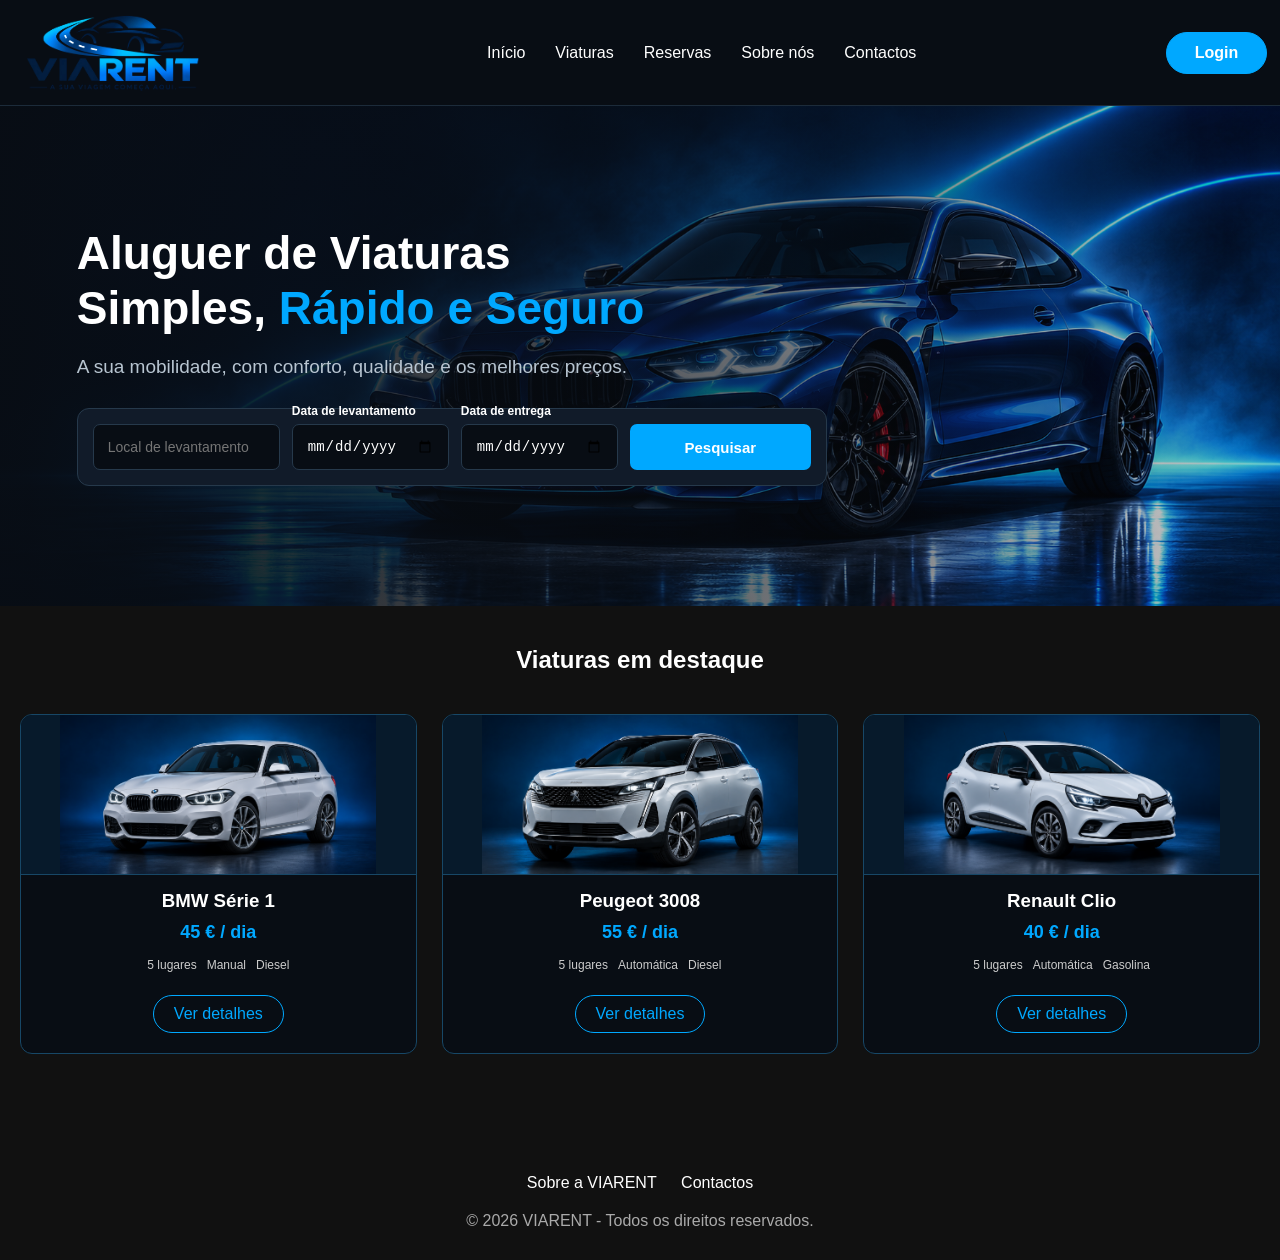
<file: index.html>
<!DOCTYPE html>
<html lang="pt">

<head>
    <meta charset="UTF-8">
    <meta name="viewport" content="width=device-width, initial-scale=1.0">

    <title>VIARENT - Aluguer de Automóveis</title>

    <link rel="stylesheet" href="css/style.css">
</head>

<body>

    <!-- CABEÇALHO -->
<header class="cabecalho">

    <div class="logo">
        <a href="index.html">
            <img src="Imagens/logotipo.png" alt="Logótipo VIARENT">
        </a>
    </div>

    <div class="acoes-menu">
        <button class="botao-menu" id="botaoMenu">☰</button>
        <a href="login.html" class="botao-entrar">Login</a>
    </div>

    <nav id="menuNavegacao">
        <a href="index.html">Início</a>
        <a href="viaturas.html">Viaturas</a>
        <a href="reservas.html">Reservas</a>
        <a href="sobre.html">Sobre nós</a>
        <a href="contactos.html">Contactos</a>
    </nav>

</header>



    <!-- CONTEÚDO PRINCIPAL -->
    <main>

        <!-- APRESENTAÇÃO -->
       
<section class="inicio">

    <div class="conteudo-inicio">

        <h2>
            Aluguer de Viaturas
            <br>
            Simples, <span>Rápido e Seguro</span>
        </h2>

        <p>
            A sua mobilidade, com conforto,
            qualidade e os melhores preços.
        </p>

       

<form class="pesquisa-viaturas" id="formPesquisa">

    <input
        type="text"
        id="localLevantamento"
        placeholder="Local de levantamento"
        required
    >

    <div class="campo-pesquisa">
        <label for="dataLevantamento">
            Data de levantamento
        </label>

        <input
            type="date"
            id="dataLevantamento"
            required
        >
    </div>

    <div class="campo-pesquisa">
        <label for="dataDevolucao">
            Data de entrega
        </label>

        <input
            type="date"
            id="dataDevolucao"
            required
        >
    </div>

    <button type="submit">Pesquisar</button>

</form>



    </div>

     <!-- IMAGEM PRINCIPAL DO AUTOMÓVEL -->

    <div class="imagem-principal">

        <img src="./Imagens/viaturas/carro-principal.jpg"
             alt="Automóvel azul VIARENT">

    </div>

</section>



        <!-- VIATURAS EM DESTAQUE -->
        
<section class="destaques">

    <h2>Viaturas em destaque</h2>

    <div class="lista-viaturas">

        
      <div class="cartao">

      <div class="imagem-viatura">
        <img src="./Imagens/viaturas/bmw-serie1.jpg"
             alt="BMW Série 1">
      </div>

      <h3>BMW Série 1</h3>

      <p>45 € / dia</p>

      <div class="caracteristicas">
        <span>5 lugares</span>
        <span>Manual</span>
        <span>Diesel</span>
      </div>

      <a href="viaturas.html">Ver detalhes</a>

    </div>


        <div class="cartao">
        <div class="imagem-viatura">
               <img src="./Imagens/viaturas/peugeot-3008.jpg" alt="Peugeot 3008">
        </div>

            <h3>Peugeot 3008</h3>
            <p>55 € / dia</p>
           
        
        <div class="caracteristicas">
              <span>5 lugares</span>
              <span>Automática</span>
              <span>Diesel</span>
        </div>
         <a href="viaturas.html">Ver detalhes</a>

    </div>

        <div class="cartao">
           <div class="imagem-viatura">
              <img src="./Imagens/viaturas/renault-clio.jpg" alt="Renault Clio">
           </div>

            <h3>Renault Clio</h3>
            <p>40 € / dia</p>
            
          <div class="caracteristicas">
            <span>5 lugares</span>
            <span>Automática</span>
            <span>Gasolina</span>
          </div>
            <a href="viaturas.html">Ver detalhes</a>
        

    </div>

</section>


    </main>


    <!-- RODAPÉ -->
    <footer>

        <a href="sobre.html">Sobre a VIARENT</a>

        <a href="contactos.html">Contactos</a>

        <p>© 2026 VIARENT - Todos os direitos reservados.</p>

    </footer>

        <script src="javascript/script.js"></script>


</body>

</html>
</file>
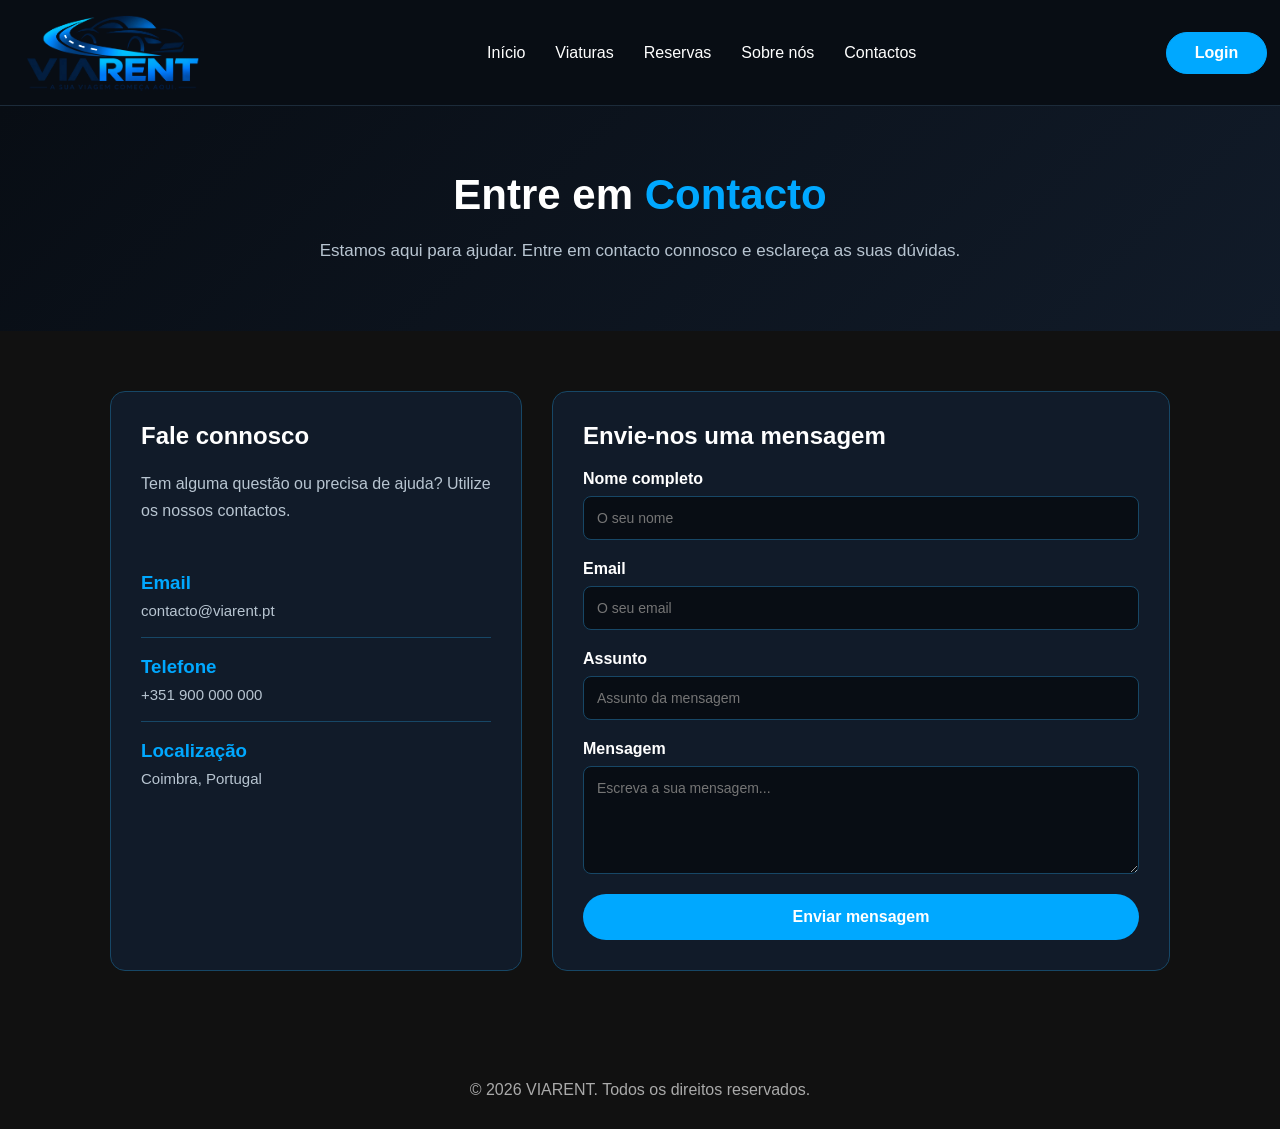
<file: contactos.html>
<!DOCTYPE html>
<html lang="pt">

<head>
    <meta charset="UTF-8">
    <meta name="viewport" content="width=device-width, initial-scale=1.0">
    <title>Contactos | VIARENT</title>
    <link rel="stylesheet" href="css/style.css">
</head>

<body>

   <!-- CABEÇALHO -->
<header class="cabecalho">

    <div class="logo">
        <a href="index.html">
            <img src="Imagens/logotipo.png" alt="Logótipo VIARENT">
        </a>
    </div>

    <div class="acoes-menu">
        <button class="botao-menu" id="botaoMenu">☰</button>
        <a href="login.html" class="botao-entrar">Login</a>
    </div>

    <nav id="menuNavegacao">
        <a href="index.html">Início</a>
        <a href="viaturas.html">Viaturas</a>
        <a href="reservas.html">Reservas</a>
        <a href="sobre.html">Sobre nós</a>
        <a href="contactos.html">Contactos</a>
    </nav>

</header>


    <!-- CONTEÚDO PRINCIPAL -->
    <main>

        <!-- APRESENTAÇÃO -->
        <section class="contactos-hero">

            <h1>Entre em <span>Contacto</span></h1>

            <p>
                Estamos aqui para ajudar.
                Entre em contacto connosco e esclareça as suas dúvidas.
            </p>

        </section>


        <!-- INFORMAÇÕES E FORMULÁRIO -->
        <section class="contactos-container">

            <!-- INFORMAÇÕES -->
            <div class="informacoes-contacto">

                <h2>Fale connosco</h2>

                <p>
                    Tem alguma questão ou precisa de ajuda?
                    Utilize os nossos contactos.
                </p>

                <div class="contacto-item">
                    <h3>Email</h3>
                    <p>contacto@viarent.pt</p>
                </div>

                <div class="contacto-item">
                    <h3>Telefone</h3>
                    <p>+351 900 000 000</p>
                </div>

                <div class="contacto-item">
                    <h3>Localização</h3>
                    <p>Coimbra, Portugal</p>
                </div>

            </div>


            <!-- FORMULÁRIO -->
            <div class="formulario-contacto">

                <h2>Envie-nos uma mensagem</h2>

                <form id="formContacto">

                    <div class="grupo-campo">
                        <label for="nomeContacto">Nome completo</label>
                        <input type="text" id="nomeContacto"
                               placeholder="O seu nome" required>
                    </div>

                    <div class="grupo-campo">
                        <label for="emailContacto">Email</label>
                        <input type="email" id="emailContacto"
                               placeholder="O seu email" required>
                    </div>

                    <div class="grupo-campo">
                        <label for="assuntoContacto">Assunto</label>
                        <input type="text" id="assuntoContacto"
                               placeholder="Assunto da mensagem" required>
                    </div>

                    <div class="grupo-campo">
                        <label for="mensagemContacto">Mensagem</label>
                        <textarea id="mensagemContacto"
                                  placeholder="Escreva a sua mensagem..."
                                  rows="5" required></textarea>
                    </div>

                    <button type="submit">Enviar mensagem</button>

                </form>

            </div>

        </section>

    </main>


    <!-- RODAPÉ -->
    <footer>

        <p>© 2026 VIARENT. Todos os direitos reservados.</p>

    </footer>

    <script src="javascript/script.js"></script>

</body>
</html>
</file>
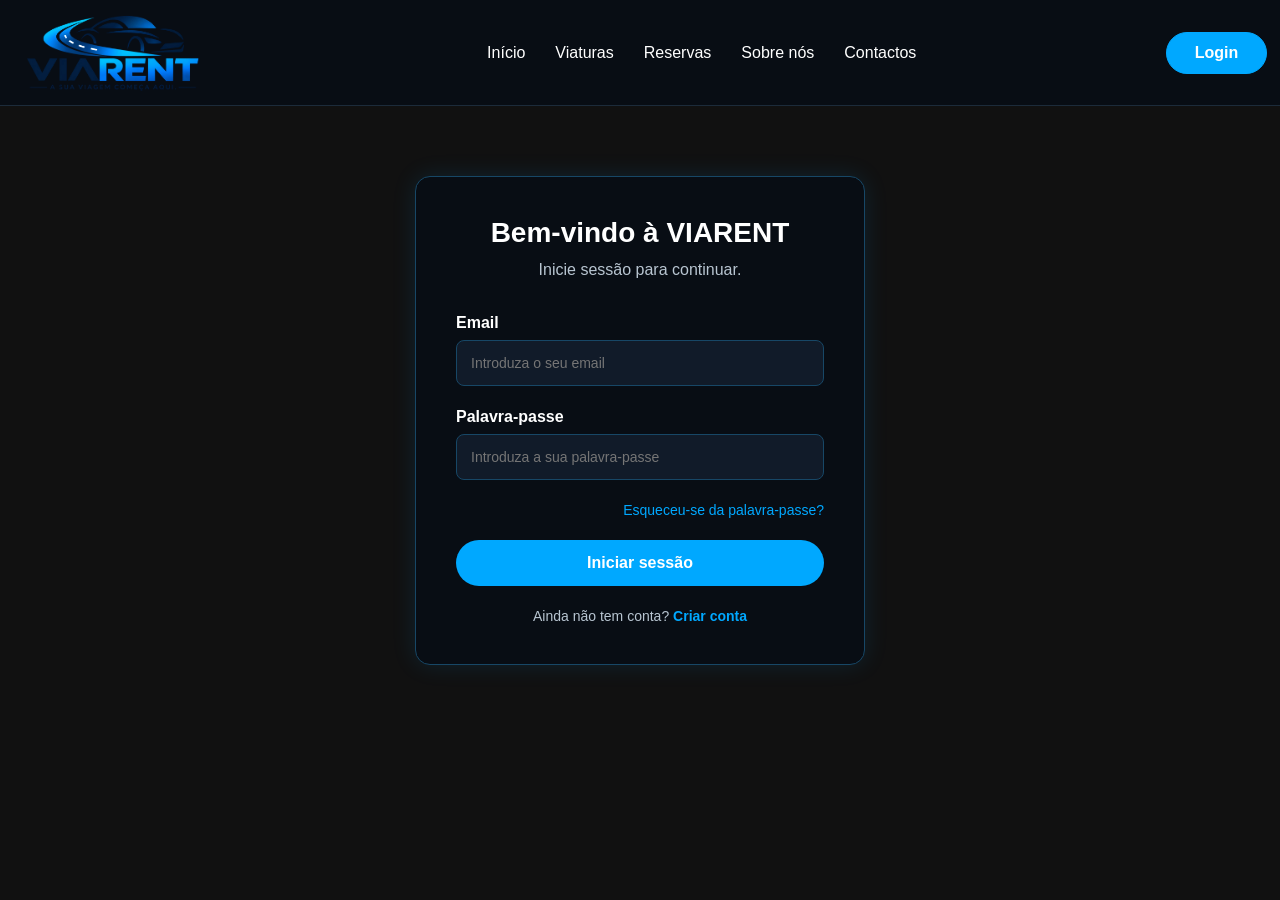
<file: login.html>
<!DOCTYPE html>
<html lang="pt">
<head>
    <meta charset="UTF-8">
    <meta name="viewport" content="width=device-width, initial-scale=1.0">
    <title>Login | VIARENT</title>
    <link rel="stylesheet" href="css/style.css">
</head>

<body>

    <!-- CABEÇALHO -->
<header class="cabecalho">

    <div class="logo">
        <a href="index.html">
            <img src="Imagens/logotipo.png" alt="Logótipo VIARENT">
        </a>
    </div>

    <div class="acoes-menu">
        <button class="botao-menu" id="botaoMenu">☰</button>
        <a href="login.html" class="botao-entrar">Login</a>
    </div>

    <nav id="menuNavegacao">
        <a href="index.html">Início</a>
        <a href="viaturas.html">Viaturas</a>
        <a href="reservas.html">Reservas</a>
        <a href="sobre.html">Sobre nós</a>
        <a href="contactos.html">Contactos</a>
    </nav>

</header>

    <main class="secao-login">

        <h2>Bem-vindo à VIARENT</h2>
        <p>Inicie sessão para continuar.</p>

        <form id="formLogin">

            <div class="grupo-campo">
                <label for="emailLogin">Email</label>
                <input type="email" id="emailLogin"
                       placeholder="Introduza o seu email" required>
            </div>

            <div class="grupo-campo">
                <label for="passwordLogin">Palavra-passe</label>
                <input type="password" id="passwordLogin"
                       placeholder="Introduza a sua palavra-passe" required>
            </div>

            <a href="#" class="esqueceu-password">
                Esqueceu-se da palavra-passe?
            </a>

            <button type="submit">Iniciar sessão</button>

            <p class="criar-conta">
                Ainda não tem conta?
                <a href="#">Criar conta</a>
            </p>

        </form>

    </main>

    <script src="javascript/script.js"></script>

</body>
</html>
</file>
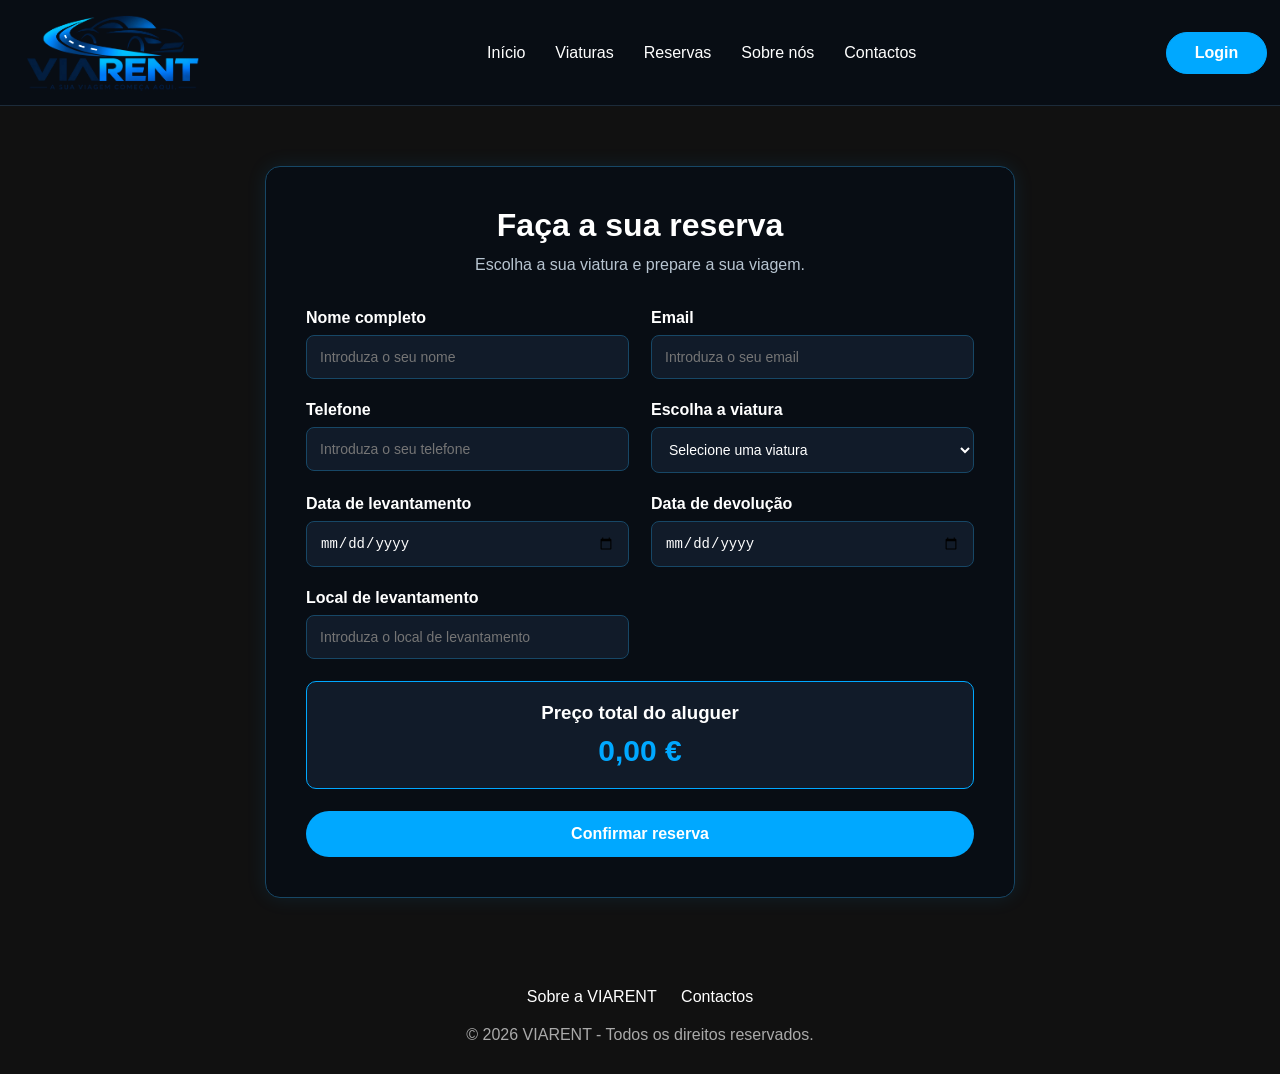
<file: reservas.html>
<!DOCTYPE html>
<html lang="pt">

<head>
    <meta charset="UTF-8">
    <meta name="viewport" content="width=device-width, initial-scale=1.0">

    <title>VIARENT - Reservas</title>

    <link rel="stylesheet" href="css/style.css">
</head>

<body>

    <!-- CABEÇALHO -->
<header class="cabecalho">

    <div class="logo">
        <a href="index.html">
            <img src="Imagens/logotipo.png" alt="Logótipo VIARENT">
        </a>
    </div>

    <div class="acoes-menu">
        <button class="botao-menu" id="botaoMenu">☰</button>
        <a href="login.html" class="botao-entrar">Login</a>
    </div>

    <nav id="menuNavegacao">
        <a href="index.html">Início</a>
        <a href="viaturas.html">Viaturas</a>
        <a href="reservas.html">Reservas</a>
        <a href="sobre.html">Sobre nós</a>
        <a href="contactos.html">Contactos</a>
    </nav>

</header>
    <!-- FORMULÁRIO DE RESERVA -->

    <main>

        <section class="secao-reservas">

            <h2>Faça a sua reserva</h2>

            <p>Escolha a sua viatura e prepare a sua viagem.</p>

            <form id="formReserva">

                <div class="grupo-campo">

                    <label for="nome">Nome completo</label>
                    <input type="text" id="nome"
                           placeholder="Introduza o seu nome" required>

                </div>

                <div class="grupo-campo">

                    <label for="email">Email</label>
                    <input type="email" id="email"
                           placeholder="Introduza o seu email" required>

                </div>

                <div class="grupo-campo">

                    <label for="telefone">Telefone</label>
                    <input type="tel" id="telefone"
                           placeholder="Introduza o seu telefone" required>

                </div>

                <div class="grupo-campo">

                    <label for="viatura">Escolha a viatura</label>

                    <select id="viatura" required>

                        <option value="">Selecione uma viatura</option>
                        <option value="45">BMW Série 1 - 45 €/dia</option>
                        <option value="55">Peugeot 3008 - 55 €/dia</option>
                        <option value="40">Renault Clio - 40 €/dia</option>
                        <option value="75">Mercedes-Benz Classe E - 75 €/dia</option>
                        <option value="85">Audi A8 - 85 €/dia</option>
                        <option value="95">Toyota Prado - 95 €/dia</option>

                    </select>

                </div>

                <div class="grupo-campo">

                    <label for="dataLevantamento">Data de levantamento</label>
                    <input type="date" id="dataLevantamento" required>

                </div>

                <div class="grupo-campo">

                    <label for="dataDevolucao">Data de devolução</label>
                    <input type="date" id="dataDevolucao" required>

                </div>


            <div class="grupo-campo">

    <label for="localReserva">Local de levantamento</label>

    <input type="text"
           id="localReserva"
           placeholder="Introduza o local de levantamento"
           required>

</div>


                <div class="resultado-preco">

                    <h3>Preço total do aluguer</h3>

                    <p id="precoTotal">0,00 €</p>

                </div>

                <button type="submit">Confirmar reserva</button>

            </form>

        </section>

    </main>

    <!-- RODAPÉ -->

    <footer>

        <a href="sobre.html">Sobre a VIARENT</a>
        <a href="contactos.html">Contactos</a>

        <p>© 2026 VIARENT - Todos os direitos reservados.</p>

    </footer>

    <script src="javascript/script.js"></script>

</body>
</html>
</file>
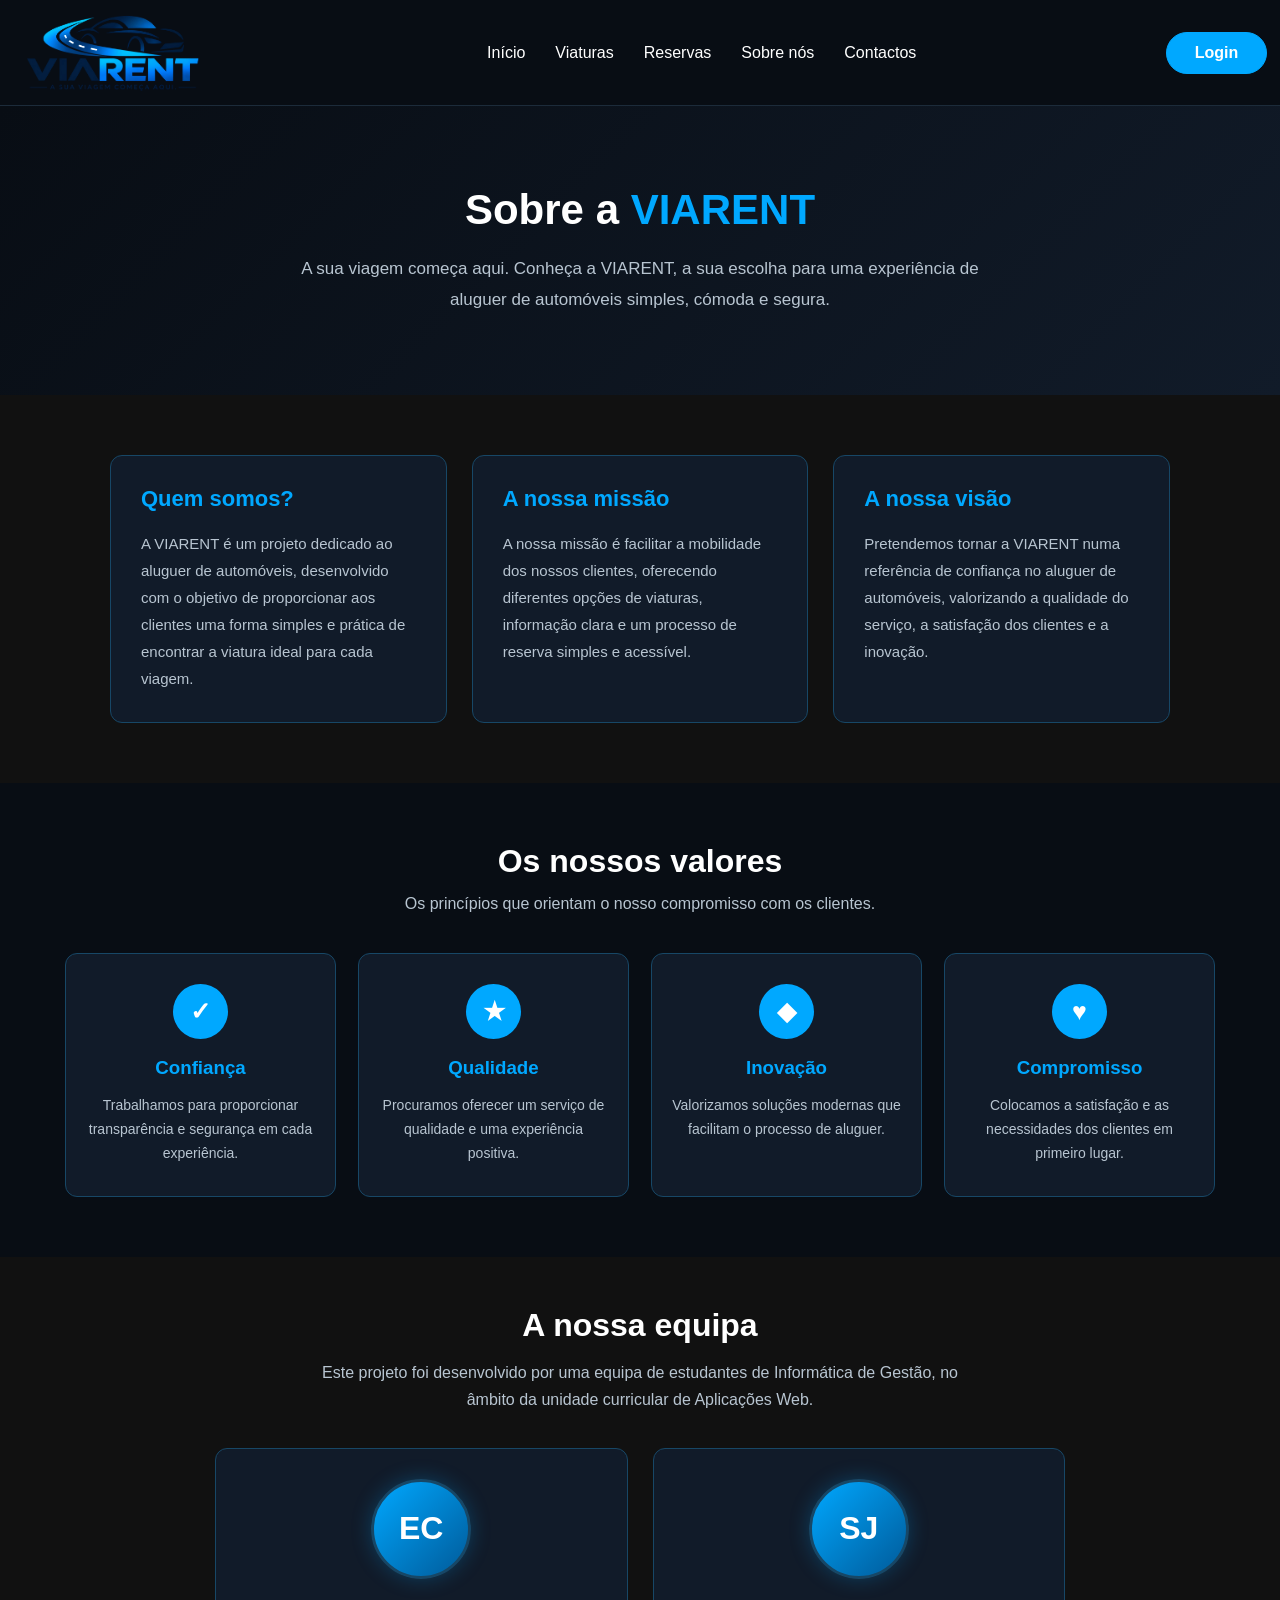
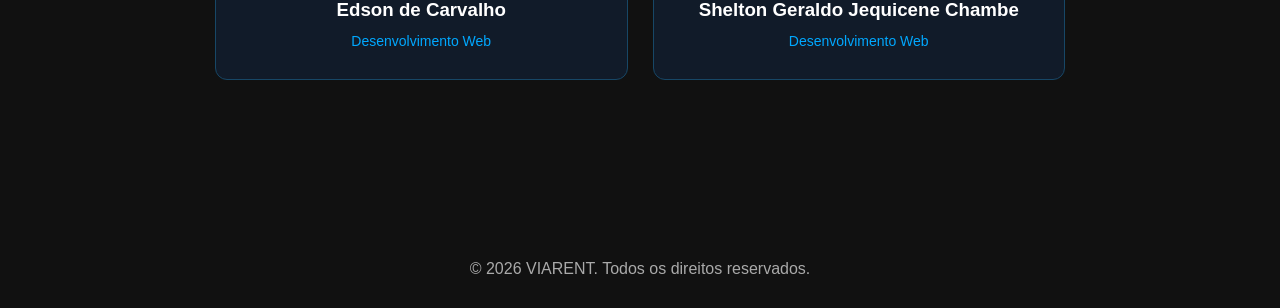
<file: sobre.html>
<!DOCTYPE html>
<html lang="pt">

<head>
    <meta charset="UTF-8">
    <meta name="viewport" content="width=device-width, initial-scale=1.0">
    <title>Sobre Nós | VIARENT</title>
    <link rel="stylesheet" href="css/style.css">
</head>

<body>

   <!-- CABEÇALHO -->
<header class="cabecalho">

    <div class="logo">
        <a href="index.html">
            <img src="Imagens/logotipo.png" alt="Logótipo VIARENT">
        </a>
    </div>

    <div class="acoes-menu">
        <button class="botao-menu" id="botaoMenu">☰</button>
        <a href="login.html" class="botao-entrar">Login</a>
    </div>

    <nav id="menuNavegacao">
        <a href="index.html">Início</a>
        <a href="viaturas.html">Viaturas</a>
        <a href="reservas.html">Reservas</a>
        <a href="sobre.html">Sobre nós</a>
        <a href="contactos.html">Contactos</a>
    </nav>

</header>

    <!-- CONTEÚDO PRINCIPAL -->
    <main>

        <!-- APRESENTAÇÃO -->
        <section class="sobre-hero">

            <h1>Sobre a <span>VIARENT</span></h1>

            <p>
                A sua viagem começa aqui. Conheça a VIARENT,
                a sua escolha para uma experiência de aluguer
                de automóveis simples, cómoda e segura.
            </p>

        </section>


        <!-- QUEM SOMOS, MISSÃO E VISÃO -->
        <section class="sobre-conteudo">

            <div class="sobre-bloco">

                <h2>Quem somos?</h2>

                <p>
                    A VIARENT é um projeto dedicado ao aluguer
                    de automóveis, desenvolvido com o objetivo
                    de proporcionar aos clientes uma forma
                    simples e prática de encontrar a viatura
                    ideal para cada viagem.
                </p>

            </div>


            <div class="sobre-bloco">

                <h2>A nossa missão</h2>

                <p>
                    A nossa missão é facilitar a mobilidade
                    dos nossos clientes, oferecendo diferentes
                    opções de viaturas, informação clara e
                    um processo de reserva simples e acessível.
                </p>

            </div>


            <div class="sobre-bloco">

                <h2>A nossa visão</h2>

                <p>
                    Pretendemos tornar a VIARENT numa referência
                    de confiança no aluguer de automóveis,
                    valorizando a qualidade do serviço,
                    a satisfação dos clientes e a inovação.
                </p>

            </div>

        </section>


        <!-- OS NOSSOS VALORES -->
        <section class="sobre-valores">

            <h2>Os nossos valores</h2>

            <p class="introducao-valores">
                Os princípios que orientam o nosso compromisso
                com os clientes.
            </p>

            <div class="valores-cartoes">

                <div class="valor-cartao">

                    <div class="valor-icon">✓</div>

                    <h3>Confiança</h3>

                    <p>
                        Trabalhamos para proporcionar transparência
                        e segurança em cada experiência.
                    </p>

                </div>


                <div class="valor-cartao">

                    <div class="valor-icon">★</div>

                    <h3>Qualidade</h3>

                    <p>
                        Procuramos oferecer um serviço de qualidade
                        e uma experiência positiva.
                    </p>

                </div>


                <div class="valor-cartao">

                    <div class="valor-icon">◆</div>

                    <h3>Inovação</h3>

                    <p>
                        Valorizamos soluções modernas que facilitam
                        o processo de aluguer.
                    </p>

                </div>


                <div class="valor-cartao">

                    <div class="valor-icon">♥</div>

                    <h3>Compromisso</h3>

                    <p>
                        Colocamos a satisfação e as necessidades
                        dos clientes em primeiro lugar.
                    </p>

                </div>

            </div>

        </section>


        <!-- A NOSSA EQUIPA -->
        <section class="sobre-equipa">

            <h2>A nossa equipa</h2>

            <p>
                Este projeto foi desenvolvido por uma equipa
                de estudantes de Informática de Gestão,
                no âmbito da unidade curricular de Aplicações Web.
            </p>


            <div class="equipa-cartoes">

                <!-- EDSON -->
                <div class="equipa-membro">

                    <div class="avatar-equipa">EC</div>

                    <h3>Edson de Carvalho</h3>

                    <p>Desenvolvimento Web</p>

                </div>


                <!-- SHELTON -->
                <div class="equipa-membro">

                    <div class="avatar-equipa">SJ</div>

                    <h3>Shelton Geraldo Jequicene Chambe</h3>

                    <p>Desenvolvimento Web</p>

                </div>

            </div>

        </section>

    </main>


    <!-- RODAPÉ -->
    <footer>

        <p>© 2026 VIARENT. Todos os direitos reservados.</p>

    </footer>


    <script src="javascript/script.js"></script>

</body>

</html>
</file>
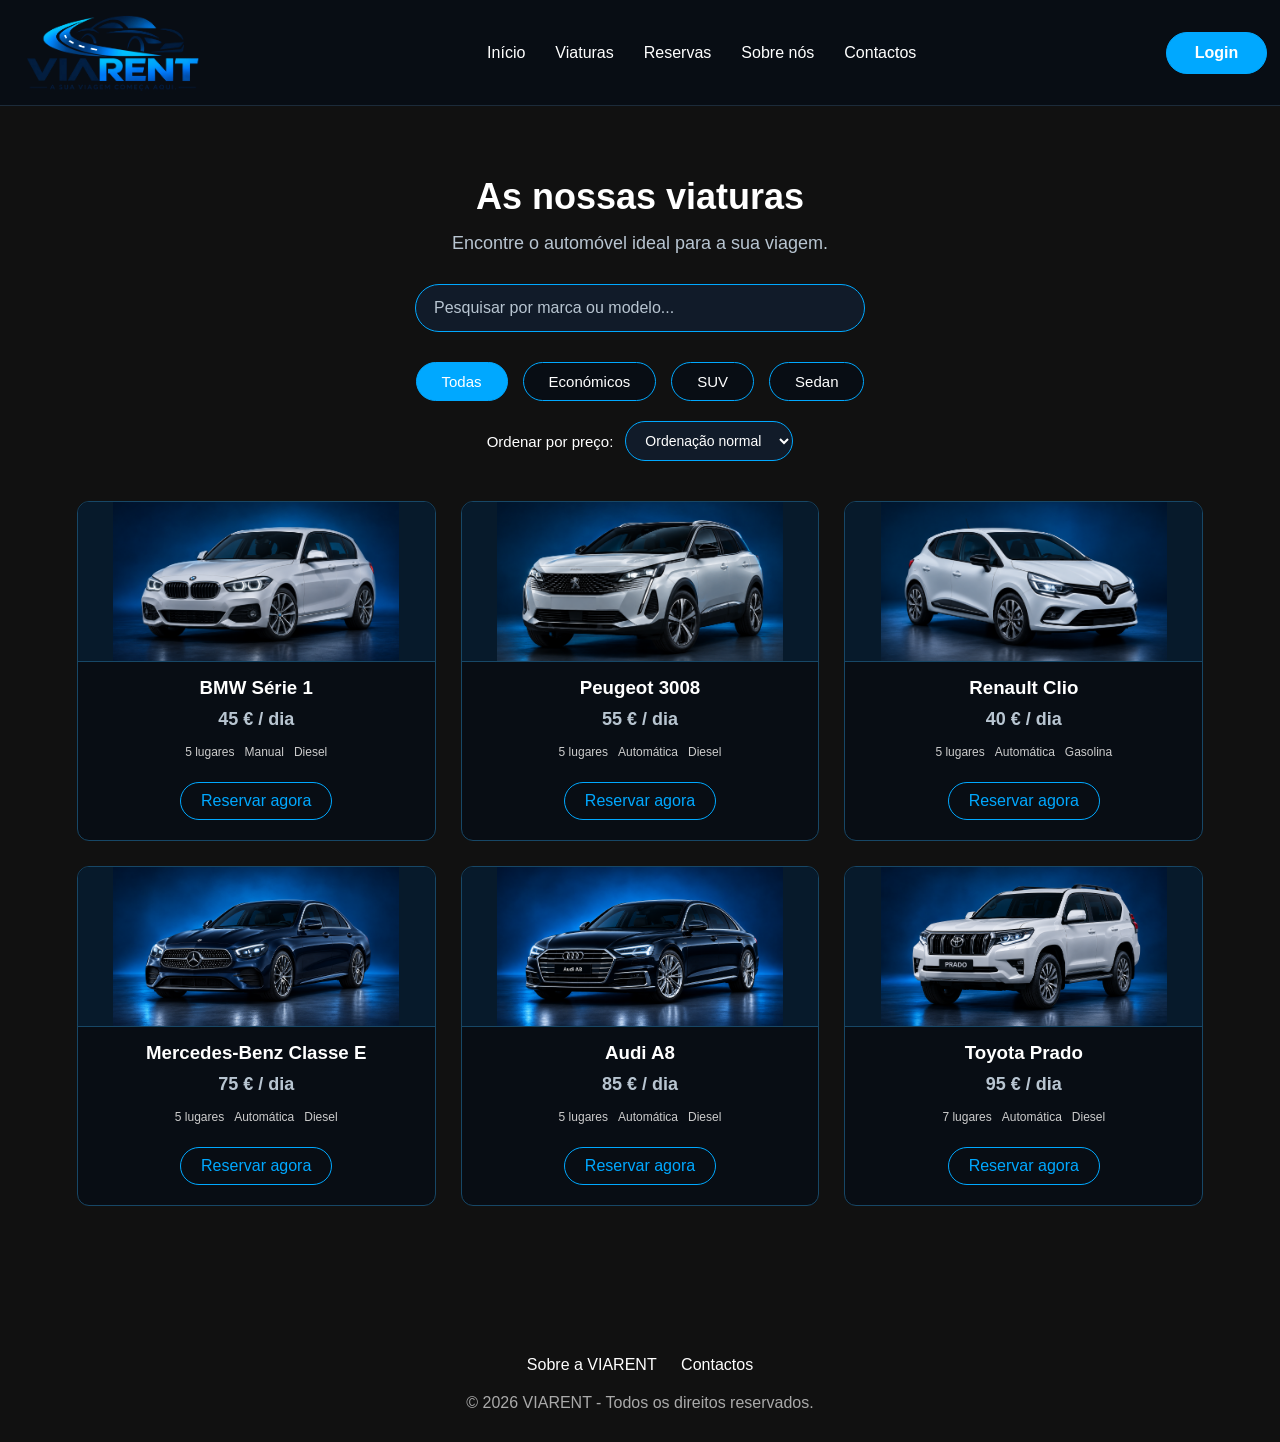
<file: viaturas.html>
<!DOCTYPE html>
<html lang="pt">

<head>
    <meta charset="UTF-8">
    <meta name="viewport" content="width=device-width, initial-scale=1.0">

    <title>VIARENT - Viaturas</title>

    <link rel="stylesheet" href="css/style.css">
</head>

<body>

    <!-- CABEÇALHO -->
<header class="cabecalho">

    <div class="logo">
        <a href="index.html">
            <img src="Imagens/logotipo.png" alt="Logótipo VIARENT">
        </a>
    </div>

    <div class="acoes-menu">
        <button class="botao-menu" id="botaoMenu">☰</button>
        <a href="login.html" class="botao-entrar">Login</a>
    </div>

    <nav id="menuNavegacao">
        <a href="index.html">Início</a>
        <a href="viaturas.html">Viaturas</a>
        <a href="reservas.html">Reservas</a>
        <a href="sobre.html">Sobre nós</a>
        <a href="contactos.html">Contactos</a>
    </nav>

</header>

    <!-- CONTEÚDO PRINCIPAL -->

    <main>

        <section class="catalogo-viaturas">

            <h2>As nossas viaturas</h2>

            <p>Encontre o automóvel ideal para a sua viagem.</p>

             <!-- PESQUISA DE VIATURAS -->

<div class="pesquisa-catalogo">

    <input
        type="text"
        id="pesquisaViatura"
        placeholder="Pesquisar por marca ou modelo..."
    >

</div>



    <div class="categorias">

    <button class="categoria ativa" data-filtro="todos">Todas</button>

    <button class="categoria" data-filtro="economicos">Económicos</button>

    <button class="categoria" data-filtro="suv">SUV</button>

    <button class="categoria" data-filtro="sedan">Sedan</button>

</div>
<!-- ORDENAÇÃO POR PREÇO -->

<div class="ordenacao">

    <label for="ordenarPreco">Ordenar por preço:</label>

    <select id="ordenarPreco">
        <option value="normal">Ordenação normal</option>
        <option value="menor">Preço mais baixo</option>
        <option value="maior">Preço mais alto</option>
    </select>

</div>

  
<div class="lista-viaturas">

    
<!-- BMW SÉRIE 1 -->

<div class="cartao" data-categoria="economicos">

    <div class="imagem-viatura">
        <img src="Imagens/viaturas/bmw-serie1.jpg"
             alt="BMW Série 1">
    </div>

    <h3>BMW Série 1</h3>

    <p>45 € / dia</p>

   
    <div class="caracteristicas">
        <span>5 lugares</span>
        <span>Manual</span>
        <span>Diesel</span>
    </div>

    <a href="reservas.html?viatura=45">Reservar agora</a>
</div>
<!-- PEUGEOT 3008 -->

<div class="cartao" data-categoria="suv">

    <div class="imagem-viatura">
        <img src="Imagens/viaturas/peugeot-3008.jpg"
             alt="Peugeot 3008">
    </div>

    <h3>Peugeot 3008</h3>

    <p>55 € / dia</p>

    <div class="caracteristicas">
        <span>5 lugares</span>
        <span>Automática</span>
        <span>Diesel</span>
    </div>

    <a href="reservas.html?viatura=55">Reservar agora</a>
</div>


<!-- RENAULT CLIO -->

<div class="cartao" data-categoria="economicos">

    <div class="imagem-viatura">
        <img src="Imagens/viaturas/renault-clio.jpg"
             alt="Renault Clio">
    </div>

    <h3>Renault Clio</h3>

    <p>40 € / dia</p>

    <div class="caracteristicas">
        <span>5 lugares</span>
        <span>Automática</span>
        <span>Gasolina</span>
    </div>

    <a href="reservas.html?viatura=40">Reservar agora</a>

</div>
<!-- MERCEDES-BENZ CLASSE E -->

<div class="cartao" data-categoria="sedan">

    <div class="imagem-viatura">
        <img src="Imagens/viaturas/mercedes-classe-e.jpg"
             alt="Mercedes-Benz Classe E">
    </div>

    <h3>Mercedes-Benz Classe E</h3>

    <p>75 € / dia</p>

    <div class="caracteristicas">
        <span>5 lugares</span>
        <span>Automática</span>
        <span>Diesel</span>
    </div>

   <a href="reservas.html?viatura=75">Reservar agora</a>

</div>
<!-- AUDI A8 -->

<div class="cartao" data-categoria="sedan">

    <div class="imagem-viatura">
        <img src="Imagens/viaturas/audi-a8.jpg"
             alt="Audi A8">
    </div>

    <h3>Audi A8</h3>

    <p>85 € / dia</p>

    <div class="caracteristicas">
        <span>5 lugares</span>
        <span>Automática</span>
        <span>Diesel</span>
    </div>

    <a href="reservas.html?viatura=85">Reservar agora</a>

</div>

<!-- TOYOTA PRADO -->

<div class="cartao" data-categoria="suv">

    <div class="imagem-viatura">
        <img src="Imagens/viaturas/toyota-prado.jpg"
             alt="Toyota Prado">
    </div>

    <h3>Toyota Prado</h3>

    <p>95 € / dia</p>

    <div class="caracteristicas">
        <span>7 lugares</span>
        <span>Automática</span>
        <span>Diesel</span>
    </div>

    <a href="reservas.html?viatura=95">Reservar agora</a>
</div>


</div>



        </section>

    </main>

    <!-- RODAPÉ -->

    <footer>
        <a href="sobre.html">Sobre a VIARENT</a>
        <a href="contactos.html">Contactos</a>

        <p>© 2026 VIARENT - Todos os direitos reservados.</p>
    </footer>

    <script src="javascript/script.js"></script>

</body>
</html>
</file>
<file: css/style.css>
/* CONFIGURAÇÕES GERAIS */

* {
    margin: 0;
    padding: 0;
    box-sizing: border-box;
}

body {
    font-family: Arial, sans-serif;
    background-color: #111111;
    color: white;
}


/* CABEÇALHO */

.cabecalho {
    background-color: #080D14;
    padding: 10px 1%;

    display: flex;
    justify-content: space-between;
    align-items: center;

    border-bottom: 1px solid #1c2b3a;
}

/* LOGOTIPO */

 .logo {
    margin-left: -25px;
}
.logo img {
    width: 250px;
    height: 85px;
    object-fit: contain;
    display: block;
    filter: brightness(1.3);
}
   



/* MENU DE NAVEGAÇÃO */

.cabecalho nav {
    display: flex;
    gap: 35px;
}

.cabecalho nav a {
    color: white;
    text-decoration: none;
    font-size: 16px;
    transition: 0.3s;
}

.cabecalho nav a:hover,
.cabecalho nav a.ativo {
    color: #00A8FF;
}

/* BOTÃO ENTRAR */

.botao-entrar {
    color: white;
    text-decoration: none;
    border: 1px solid white;
    padding: 10px 22px;
    border-radius: 25px;
}


/* CABEÇALHO RESPONSIVO */

@media (max-width: 768px) {

    .cabecalho {
        padding: 15px 20px;
        flex-wrap: wrap;
    }

    .logo h1 {
        font-size: 24px;
    }

    .botao-menu {
        display: block;
    }

    .cabecalho nav {
        display: none;
        width: 100%;
        flex-direction: column;
        gap: 20px;
        padding: 20px 0;
        text-align: center;
    }

    .botao-entrar {
    display: inline-block;
    margin: 10px auto;
}
}

/* BOTÃO DO TELEMÓVEL */

.botao-menu {
    display: none;
    background: none;
    border: none;
    color: white;
    font-size: 28px;
    cursor: pointer;
}

/* APRESENTAÇÃO INICIAL */



.inicio {
    min-height: 500px;
    padding: 60px 6%;
    display: flex;
    align-items: center;
    justify-content: space-between;
    gap: 30px;
    position: relative;
    overflow: hidden;

    background:
        linear-gradient(
            90deg,
            rgba(8, 13, 20, 0.96) 0%,
            rgba(8, 13, 20, 0.78) 40%,
            rgba(8, 13, 20, 0.20) 100%
        ),
        url("../Imagens/viaturas/carro-principal.jpg");

    background-size: cover;
    background-position: center;
    background-repeat: no-repeat;
}



.conteudo-inicio {
    width: 100%;
    max-width: 750px;
}

.inicio h2 {
    font-size: 46px;
    margin-bottom: 20px;
    line-height: 1.2;
}

.inicio h2 span {
    color: #00A8FF;
}

.inicio p {
    font-size: 19px;
    color: #B8C5D1;
    margin-bottom: 30px;
}



/* CAMPO DE PESQUISA */

/* PESQUISA DE VIATURAS */

.pesquisa-viaturas {
    display: flex;
    align-items: center;
    gap: 12px;
    flex-wrap: wrap;
    max-width: 950px;
    padding: 15px;
    background-color: #111B29;
    border: 1px solid #26394B;
    border-radius: 12px;
}

.pesquisa-viaturas input {
    flex: 1;
    min-width: 150px;
    width: auto;
    padding: 14px;
    background-color: #080D14;
    border: 1px solid #26394B;
    border-radius: 7px;
    color: white;
    font-size: 14px;
}

.pesquisa-viaturas button {
    padding: 14px 25px;
    background-color: #00A8FF;
    color: white;
    border: none;
    border-radius: 7px;
    font-size: 15px;
    font-weight: bold;
    cursor: pointer;
}




/* VIATURAS EM DESTAQUE */

.destaques {
    text-align: center;
    padding: 40px 20px;
}

.destaques h2 {
    font-size: 24px;
}


/* RODAPÉ */

footer {
    text-align: center;
    padding: 30px;
    margin-top: 50px;
}

footer a {
    color: white;
    text-decoration: none;
    margin: 10px;
}

footer p {
    margin-top: 20px;
    color: #aaaaaa;
}


/* LISTA DE VIATURAS */

.lista-viaturas {
    display: flex;
    justify-content: center;
    gap: 25px;
    margin-top: 40px;
}

/* CARTÕES */
/* CARTÕES DAS VIATURAS */

.cartao {
    width: 250px;
    background-color: #080D14;
    border: 1px solid #174766;
    border-radius: 12px;
    text-align: center;
    padding-bottom: 20px;
    overflow: hidden;
    transition: 0.3s;
}

.cartao:hover {
    border-color: #00A8FF;
    transform: translateY(-5px);
}


/* ESPAÇO DAS IMAGENS */

.imagem-viatura {
    height: 160px;
    background-color: #071A2B;
    border-bottom: 1px solid #174766;

    display: flex;
    justify-content: center;
    align-items: center;
    overflow: hidden;
}

.imagem-viatura img {
    width: 100%;
    height: 100%;
    object-fit: cover;
    display: block;
}


/* INFORMAÇÕES DO AUTOMÓVEL */

.cartao h3 {
    margin-top: 15px;
}

.cartao p {
    margin: 10px;
    color: #00A8FF;
    font-size: 18px;
    font-weight: bold;
}

/* LIGAÇÃO PARA DETALHES */

/* BOTÕES DOS CARTÕES */

.cartao a {
    display: inline-block;
    color: #00A8FF;
    text-decoration: none;
    border: 1px solid #00A8FF;
    padding: 9px 20px;
    border-radius: 25px;
    margin-top: 8px;
    transition: 0.3s;
}

.cartao a:hover {
    background-color: #00A8FF;
    color: white;
}


/* RESPONSIVIDADE PARA TELEMÓVEIS */

    @media (max-width: 768px) {

    /* APRESENTAÇÃO INICIAL */

        .inicio {
        flex-direction: column;
        padding: 35px 20px;
        gap: 5px;
       }

       .conteudo-inicio {
        width: 100%;
        }

       .inicio h2 {
        font-size: 30px;
        line-height: 1.2;
        margin-bottom: 15px;
        }

    /* PESQUISA */

      .pesquisa-viaturas {
        flex-direction: column;
        align-items: stretch;
        }

      .pesquisa-viaturas input,
      .pesquisa-viaturas button {
        width: 100%;
        }

    /* IMAGEM PRINCIPAL  Telemovel*/

      .imagem-principal {
        width: 100%;
        flex: none;
        }

      .imagem-principal img {
        width: 100%;
        max-width: 400px;
        height: auto;
        object-fit: contain;
        transform: scale(1.15);
        display: none;
        }
    }
    
.inicio .imagem-principal {
    display: none;
}

    /* VIATURAS EM DESTAQUE */

    
/* VIATURAS NO TELEMÓVEL */


@media (max-width: 768px) {

    /* APRESENTAÇÃO INICIAL */

    .inicio {
        min-height: 620px;
        flex-direction: column;
        justify-content: center;
        align-items: flex-start;
        padding: 40px 20px;
        gap: 20px;

        background-position: 65% center;
        background-size: cover;
    }

    .conteudo-inicio {
        width: 100%;
    }

    .inicio h2 {
        font-size: 30px;
        line-height: 1.2;
        margin-bottom: 15px;
    }

    .inicio p {
        font-size: 16px;
    }

    .pesquisa-viaturas {
        flex-direction: column;
        align-items: stretch;
        width: 100%;
        box-sizing: border-box;
    }

    .pesquisa-viaturas input,
    .pesquisa-viaturas button {
        width: 100%;
        box-sizing: border-box;
    }

    /* ESCONDER A IMAGEM HTML DUPLICADA */

    .inicio .imagem-principal {
        display: none;
    }

    /* CARTÕES NO TELEMÓVEL */

    .lista-viaturas {
        display: flex;
        flex-direction: column;
        align-items: center;
        gap: 25px;
    }

    .cartao {
        width: 100%;
        max-width: 350px;
    }

    .imagem-viatura {
        height: 180px;
    }

    .imagem-viatura img {
        height: 100%;
        object-fit: cover;
    }

}



/* IMAGEM PRINCIPAL DO AUTOMÓVEL */

.imagem-principal {
    flex: 1;
    display: flex;
    justify-content: center;
    align-items: center;
    position: relative;
}

.imagem-principal img {
    width: 100%;
    max-width: 650px;
    height: 380px;
    object-fit: contain;
    display: block;
    mix-blend-mode: screen;
    filter: drop-shadow(0 0 25px rgba(0, 168, 255, 0.35));
}

/* VIATURAS NA VERSÃO DE COMPUTADOR */

@media (min-width: 769px) {

    .lista-viaturas {
        display: flex;
        flex-direction: row;
        justify-content: center;
        align-items: stretch;
        gap: 25px;
    }

    .cartao {
        width: 250px;
        flex: 0 0 250px;
    }

}


/* CARACTERÍSTICAS DAS VIATURAS */

.caracteristicas {
    display: flex;
    justify-content: center;
    align-items: center;
    gap: 10px;
    flex-wrap: wrap;
    margin: 15px 8px;
}

.caracteristicas span {
    color: #cccccc;
    font-size: 12px;
    white-space: nowrap;
}


/* PÁGINA DE VIATURAS */

.catalogo-viaturas {
    text-align: center;
    padding: 70px 6%;
}

.catalogo-viaturas h2 {
    font-size: 36px;
    margin-bottom: 15px;
}

.catalogo-viaturas p {
    font-size: 18px;
    color: #B8C5D1;
}


/* CATEGORIAS DAS VIATURAS */

.categorias {
    display: flex;
    justify-content: center;
    gap: 15px;
    margin-top: 30px;
    flex-wrap: wrap;
}

.categoria {
    background-color: #080D14;
    color: white;
    border: 1px solid #00A8FF;
    padding: 10px 25px;
    border-radius: 25px;
    font-size: 15px;
    cursor: pointer;
    transition: 0.3s;
}

.categoria:hover,
.categoria.ativa {
    background-color: #00A8FF;
    color: white;
}

/* ORGANIZAÇÃO DO CATÁLOGO EM 3 COLUNAS */

@media (min-width: 1024px) {

    .lista-viaturas {
        display: grid;
        grid-template-columns: repeat(3, minmax(0, 1fr));
        gap: 25px;
        justify-content: center;
    }

    .cartao {
        width: 100%;
        min-width: 0;
        flex: none;
    }

}

/* PESQUISA DO CATÁLOGO */

.pesquisa-catalogo {
    margin: 30px auto;
    max-width: 450px;
}

.pesquisa-catalogo input {
    width: 100%;
    padding: 14px 18px;
    border: 1px solid #00A8FF;
    border-radius: 25px;
    background-color: #111B29;
    color: white;
    font-size: 16px;
    outline: none;
}

.pesquisa-catalogo input:focus {
    box-shadow: 0 0 10px #00A8FF;
}

.pesquisa-catalogo input::placeholder {
    color: #B8C5D1;
}

/* ORDENAÇÃO DAS VIATURAS */

.ordenacao {
    display: flex;
    justify-content: center;
    align-items: center;
    gap: 12px;
    margin: 20px 0 30px;
    color: white;
}

.ordenacao label {
    font-size: 15px;
}

.ordenacao select {
    padding: 10px 15px;
    border: 1px solid #00A8FF;
    border-radius: 20px;
    background-color: #111B29;
    color: white;
    font-size: 14px;
    cursor: pointer;
}


/* ============================= */
/* PÁGINA DE RESERVAS */
/* ============================= */

.secao-reservas {
    max-width: 750px;
    margin: 60px auto;
    padding: 40px;
    background-color: #080D14;
    border: 1px solid #174766;
    border-radius: 15px;
    box-shadow: 0 0 20px rgba(0, 168, 255, 0.10);
}

.secao-reservas h2 {
    text-align: center;
    font-size: 32px;
    margin-bottom: 12px;
}

.secao-reservas > p {
    text-align: center;
    color: #B8C5D1;
    margin-bottom: 35px;
}

#formReserva {
    display: grid;
    grid-template-columns: 1fr 1fr;
    gap: 22px;
}

.grupo-campo {
    display: flex;
    flex-direction: column;
    gap: 8px;
}

.grupo-campo label {
    color: white;
    font-weight: bold;
}

.grupo-campo input,
.grupo-campo select {
    width: 100%;
    box-sizing: border-box;
    padding: 13px;
    background-color: #111B29;
    border: 1px solid #174766;
    border-radius: 8px;
    color: white;
    font-size: 14px;
}

.grupo-campo input:focus,
.grupo-campo select:focus {
    outline: none;
    border-color: #00A8FF;
    box-shadow: 0 0 8px rgba(0, 168, 255, 0.3);
}

.resultado-preco {
    grid-column: 1 / -1;
    text-align: center;
    background-color: #111B29;
    border: 1px solid #00A8FF;
    border-radius: 10px;
    padding: 20px;
}

.resultado-preco h3 {
    margin-bottom: 10px;
}

.resultado-preco p {
    color: #00A8FF;
    font-size: 30px;
    font-weight: bold;
}

#formReserva button {
    grid-column: 1 / -1;
    padding: 14px;
    background-color: #00A8FF;
    color: white;
    border: none;
    border-radius: 25px;
    font-size: 16px;
    font-weight: bold;
    cursor: pointer;
    transition: 0.3s;
}

#formReserva button:hover {
    background-color: #0085CC;
    transform: translateY(-2px);
}

/* ADAPTAÇÃO PARA TELEMÓVEIS */

@media (max-width: 768px) {

    .secao-reservas {
        margin: 30px 15px;
        padding: 25px 18px;
    }

    #formReserva {
        grid-template-columns: 1fr;
    }

}


/* ================================= */
/* PÁGINA DE LOGIN */
/* ================================= */

.secao-login {
    max-width: 450px;
    margin: 70px auto;
    padding: 40px;
    background-color: #080D14;
    border: 1px solid #174766;
    border-radius: 15px;
    box-shadow: 0 0 25px rgba(0, 168, 255, 0.12);
}

.secao-login h2 {
    text-align: center;
    font-size: 28px;
    margin-bottom: 12px;
    color: white;
}

.secao-login > p {
    text-align: center;
    color: #B8C5D1;
    margin-bottom: 35px;
}

#formLogin {
    display: flex;
    flex-direction: column;
    gap: 22px;
}

#formLogin .grupo-campo input {
    width: 100%;
    box-sizing: border-box;
    padding: 14px;
    background-color: #111B29;
    border: 1px solid #174766;
    border-radius: 8px;
    color: white;
    font-size: 14px;
}

#formLogin .grupo-campo input:focus {
    outline: none;
    border-color: #00A8FF;
    box-shadow: 0 0 8px rgba(0, 168, 255, 0.3);
}

.esqueceu-password {
    color: #00A8FF;
    text-align: right;
    text-decoration: none;
    font-size: 14px;
}

#formLogin button {
    padding: 14px;
    background-color: #00A8FF;
    color: white;
    border: none;
    border-radius: 25px;
    font-size: 16px;
    font-weight: bold;
    cursor: pointer;
    transition: 0.3s;
}

#formLogin button:hover {
    background-color: #0085CC;
    transform: translateY(-2px);
}

.criar-conta {
    text-align: center;
    color: #B8C5D1;
    font-size: 14px;
}

.criar-conta a {
    color: #00A8FF;
    text-decoration: none;
    font-weight: bold;
}

@media (max-width: 768px) {
    .secao-login {
        margin: 35px 15px;
        padding: 25px 20px;
    }
}


/* ================================= */
/* BOTÃO ENTRAR */
/* ================================= */

.botao-entrar {
    background-color: #00A8FF;
    color: #FFFFFF !important;
    padding: 11px 28px;
    border-radius: 25px;
    text-decoration: none;
    font-weight: bold;
    border: 1px solid #00A8FF;
    transition: all 0.3s ease;
}

.botao-entrar:hover {
    background-color: transparent;
    color: #00A8FF !important;
    box-shadow: 0 0 15px rgba(0, 168, 255, 0.4);
    transform: translateY(-2px);
}



/* ================================= */
/* PÁGINA SOBRE NÓS */
/* ================================= */

.sobre-hero {
    text-align: center;
    padding: 80px 20px;
    background: linear-gradient(135deg, #080D14, #111B29);
}

.sobre-hero h1 {
    font-size: 42px;
    color: white;
    margin-bottom: 20px;
}

.sobre-hero h1 span {
    color: #00A8FF;
}

.sobre-hero p {
    max-width: 700px;
    margin: 0 auto;
    color: #B8C5D1;
    font-size: 17px;
    line-height: 1.8;
}

.sobre-conteudo {
    max-width: 1100px;
    margin: 60px auto;
    padding: 0 20px;
    display: grid;
    grid-template-columns: repeat(3, 1fr);
    gap: 25px;
}

.sobre-bloco {
    background-color: #111B29;
    border: 1px solid #174766;
    border-radius: 12px;
    padding: 30px;
    transition: 0.3s;
}

.sobre-bloco:hover {
    transform: translateY(-5px);
    border-color: #00A8FF;
    box-shadow: 0 0 15px rgba(0, 168, 255, 0.15);
}

.sobre-bloco h2 {
    color: #00A8FF;
    margin-bottom: 18px;
    font-size: 22px;
}

.sobre-bloco p {
    color: #B8C5D1;
    line-height: 1.8;
    font-size: 15px;
}

.sobre-equipa {
    text-align: center;
    padding: 50px 20px 80px;
}

.sobre-equipa > h2 {
    color: white;
    font-size: 32px;
    margin-bottom: 15px;
}

.sobre-equipa > p {
    max-width: 650px;
    margin: 0 auto 35px;
    color: #B8C5D1;
    line-height: 1.7;
}

.equipa-cartoes {
    max-width: 850px;
    margin: 0 auto;
    display: grid;
    grid-template-columns: repeat(2, 1fr);
    gap: 25px;
}

.equipa-membro {
    background-color: #111B29;
    border: 1px solid #174766;
    border-radius: 12px;
    padding: 30px 20px;
    transition: 0.3s;
}

.equipa-membro:hover {
    border-color: #00A8FF;
    transform: translateY(-5px);
}

.equipa-membro h3 {
    color: white;
    margin-bottom: 12px;
}

.equipa-membro p {
    color: #00A8FF;
    font-size: 14px;
}

@media (max-width: 768px) {

    .sobre-hero {
        padding: 55px 20px;
    }

    .sobre-hero h1 {
        font-size: 32px;
    }

    .sobre-conteudo {
        grid-template-columns: 1fr;
        margin: 35px auto;
    }

    .equipa-cartoes {
        grid-template-columns: 1fr;
    }

}


/* ================================= */
/* AVATARES DA EQUIPA */
/* ================================= */

.avatar-equipa {
    width: 100px;
    height: 100px;
    margin: 0 auto 20px;

    display: flex;
    align-items: center;
    justify-content: center;

    background: linear-gradient(135deg, #00A8FF, #005A99);
    color: white;

    border: 3px solid #174766;
    border-radius: 50%;

    font-size: 32px;
    font-weight: bold;

    box-shadow: 0 0 20px rgba(0, 168, 255, 0.25);
    transition: 0.3s;
}

.equipa-membro:hover .avatar-equipa {
    transform: scale(1.08);
    box-shadow: 0 0 25px rgba(0, 168, 255, 0.5);
}


/* ================================= */
/* OS NOSSOS VALORES */
/* ================================= */

.sobre-valores {
    padding: 60px 30px;
    text-align: center;
    background-color: #080D14;
}

.sobre-valores > h2 {
    color: white;
    font-size: 32px;
    margin-bottom: 15px;
}

.introducao-valores {
    color: #B8C5D1;
    margin-bottom: 40px;
}

.valores-cartoes {
    max-width: 1150px;
    margin: 0 auto;
    display: grid;
    grid-template-columns: repeat(4, 1fr);
    gap: 22px;
}

.valor-cartao {
    background-color: #111B29;
    border: 1px solid #174766;
    border-radius: 12px;
    padding: 30px 20px;
    transition: 0.3s;
}

.valor-cartao:hover {
    transform: translateY(-5px);
    border-color: #00A8FF;
    box-shadow: 0 0 15px rgba(0, 168, 255, 0.15);
}

.valor-icon {
    width: 55px;
    height: 55px;
    margin: 0 auto 18px;
    display: flex;
    align-items: center;
    justify-content: center;
    background-color: #00A8FF;
    color: white;
    border-radius: 50%;
    font-size: 25px;
    font-weight: bold;
}

.valor-cartao h3 {
    color: #00A8FF;
    margin-bottom: 15px;
}

.valor-cartao p {
    color: #B8C5D1;
    line-height: 1.7;
    font-size: 14px;
}

@media (max-width: 900px) {
    .valores-cartoes {
        grid-template-columns: repeat(2, 1fr);
    }
}

@media (max-width: 550px) {
    .valores-cartoes {
        grid-template-columns: 1fr;
    }
}


/* ================================= */
/* PÁGINA CONTACTOS */
/* ================================= */

.contactos-hero {
    text-align: center;
    padding: 65px 20px;
    background: linear-gradient(135deg, #080D14, #111B29);
}

.contactos-hero h1 {
    color: white;
    font-size: 42px;
    margin-bottom: 18px;
}

.contactos-hero h1 span {
    color: #00A8FF;
}

.contactos-hero p {
    color: #B8C5D1;
    font-size: 17px;
    line-height: 1.7;
}

/* ORGANIZAÇÃO DA PÁGINA */

.contactos-container {
    max-width: 1100px;
    margin: 60px auto;
    padding: 0 20px;

    display: grid;
    grid-template-columns: 0.8fr 1.2fr;
    gap: 30px;
}

/* INFORMAÇÕES DE CONTACTO */

.informacoes-contacto,
.formulario-contacto {
    background-color: #111B29;
    border: 1px solid #174766;
    border-radius: 15px;
    padding: 30px;
}

.informacoes-contacto h2,
.formulario-contacto h2 {
    color: white;
    font-size: 24px;
    margin-bottom: 20px;
}

.informacoes-contacto > p {
    color: #B8C5D1;
    line-height: 1.7;
    margin-bottom: 30px;
}

.contacto-item {
    padding: 18px 0;
    border-bottom: 1px solid #174766;
}

.contacto-item:last-child {
    border-bottom: none;
}

.contacto-item h3 {
    color: #00A8FF;
    margin-bottom: 8px;
}

.contacto-item p {
    color: #B8C5D1;
    font-size: 15px;
}

/* FORMULÁRIO */

#formContacto {
    display: flex;
    flex-direction: column;
    gap: 20px;
}

#formContacto .grupo-campo {
    display: flex;
    flex-direction: column;
    gap: 8px;
}

#formContacto .grupo-campo label {
    color: white;
    font-weight: bold;
}

#formContacto input,
#formContacto textarea {
    width: 100%;
    box-sizing: border-box;
    padding: 13px;
    background-color: #080D14;
    border: 1px solid #174766;
    border-radius: 8px;
    color: white;
    font-size: 14px;
    font-family: inherit;
}

#formContacto textarea {
    resize: vertical;
}

#formContacto input:focus,
#formContacto textarea:focus {
    outline: none;
    border-color: #00A8FF;
    box-shadow: 0 0 8px rgba(0, 168, 255, 0.3);
}

/* BOTÃO ENVIAR */

#formContacto button {
    padding: 14px;
    background-color: #00A8FF;
    color: white;
    border: none;
    border-radius: 25px;
    font-size: 16px;
    font-weight: bold;
    cursor: pointer;
    transition: 0.3s;
}

#formContacto button:hover {
    background-color: #0085CC;
    transform: translateY(-2px);
    box-shadow: 0 0 15px rgba(0, 168, 255, 0.3);
}

/* RESPONSIVIDADE */

@media (max-width: 768px) {

    .contactos-hero {
        padding: 45px 20px;
    }

    .contactos-hero h1 {
        font-size: 32px;
    }

    .contactos-container {
        grid-template-columns: 1fr;
        margin: 35px auto;
    }

}


/* ALINHAMENTO DO MENU DE NAVEGAÇÃO */

.cabecalho {
    display: flex;
    align-items: center;
    justify-content: space-between;
}

.cabecalho nav {
    display: flex;
    align-items: center;
    gap: 30px;
}

.cabecalho nav a {
    display: inline-flex;
    align-items: center;
}

.cabecalho nav .botao-entrar {
    justify-content: center;
    margin: 0;
    line-height: 1;
}


/* MELHORAR A VISIBILIDADE DAS VIATURAS */

.cartao img {
    width: 80%;
    height: 200px;
    object-fit: cover;
    object-position: center;
    display: block;
    
}

/* GARANTIR BOTÃO VISÍVEL NO TELEMÓVEL */

@media (max-width: 768px) {
    .botao-menu {
        display: block;
    }
}

/* ORGANIZAÇÃO DOS BOTÕES NO TELEMÓVEL */

.acoes-menu {
    display: flex;
    align-items: center;
    gap: 12px;
}

@media (max-width: 768px) {

    .acoes-menu .botao-menu {
        display: block;
    }

    .acoes-menu .botao-entrar {
        display: inline-block;
        margin: 0;
        padding: 9px 18px;
    }

}

/* ORGANIZAÇÃO DO CABEÇALHO */

/* COMPUTADOR */
@media (min-width: 769px) {

    .logo {
        order: 1;
    }

    .cabecalho nav {
        order: 2;
    }

    .acoes-menu {
        order: 3;
    }

    .acoes-menu .botao-menu {
        display: none;
    }

    .acoes-menu .botao-entrar {
        display: inline-block;
        margin: 0;
    }
}

/* TELEMÓVEL */
@media (max-width: 768px) {

    .cabecalho {
        flex-wrap: wrap;
    }

    .logo {
        order: 1;
    }

    .acoes-menu {
        order: 2;
    }

    .cabecalho nav {
        order: 3;
        width: 100%;
    }

    .acoes-menu .botao-menu {
        display: block;
    }

    .acoes-menu .botao-entrar {
        display: inline-block;
        margin: 0;
    }
}

/* FUNDO AZUL DA PÁGINA VIATURAS NO TELEMÓVEL */

@media (max-width: 768px) {

    .catalogo-viaturas {
        background: linear-gradient(
            180deg,
            #0B2740 0%,
            #102F4A 50%,
            #080D14 100%
        );
    }

}

@media (max-width: 768px) {

    .cabecalho nav {
        display: none;
    }

    .cabecalho nav.menu-aberto {
        display: flex;
    }

}

@media (min-width: 769px) {

    .cabecalho nav {
        display: flex;
    }

}


/* TEXTOS POR CIMA DAS DATAS */

.campo-pesquisa {
    display: flex;
    flex-direction: column;
    gap: 5px;
}

.campo-pesquisa label {
    color: white;
    font-size: 12px;
    font-weight: 600;
}


/* ALINHAMENTO DOS CAMPOS DE PESQUISA */

.pesquisa-viaturas {
    display: flex;
    align-items: flex-end;
    gap: 12px;
}

.pesquisa-viaturas > input,
.pesquisa-viaturas .campo-pesquisa {
    flex: 1;
    min-width: 0;
}

.campo-pesquisa {
    display: flex;
    flex-direction: column;
    gap: 6px;
}

.campo-pesquisa label {
    min-height: 15px;
    color: white;
    font-size: 12px;
    font-weight: 600;
}

.campo-pesquisa input {
    width: 100%;
    box-sizing: border-box;
}

.pesquisa-viaturas button {
    flex-shrink: 0;
}


/* DEIXAR TODOS OS BLOCOS DA PESQUISA DO MESMO TAMANHO */

.pesquisa-viaturas {
    display: flex;
    align-items: flex-end;
    gap: 12px;
}

.pesquisa-viaturas > input,
.pesquisa-viaturas .campo-pesquisa,
.pesquisa-viaturas button {
    flex: 1;
    width: 0;
    min-width: 0;
    height: 46px;
    box-sizing: border-box;
}

.pesquisa-viaturas > input,
.campo-pesquisa input {
    height: 46px;
}

.campo-pesquisa {
    display: flex;
    flex-direction: column;
    justify-content: flex-end;
    gap: 5px;
}

.campo-pesquisa label {
    height: 15px;
    color: white;
    font-size: 12px;
    font-weight: 600;
}

.campo-pesquisa input {
    width: 100%;
    box-sizing: border-box;
}

.pesquisa-viaturas button {
    padding: 0 12px;
    white-space: nowrap;
}

/* CORRIGIR FORMULÁRIO DE PESQUISA NO TELEMÓVEL */

@media (max-width: 768px) {

    .pesquisa-viaturas {
        display: flex;
        flex-direction: column;
        align-items: stretch;
        width: 100%;
        gap: 12px;
    }

    .pesquisa-viaturas > input,
    .pesquisa-viaturas .campo-pesquisa,
    .pesquisa-viaturas button {
        flex: none;
        width: 100%;
        min-width: 0;
        height: auto;
        box-sizing: border-box;
    }

    .pesquisa-viaturas > input,
    .pesquisa-viaturas .campo-pesquisa input {
        width: 100%;
        height: 46px;
    }

    .pesquisa-viaturas button {
        height: 46px;
    }
}
</file>
